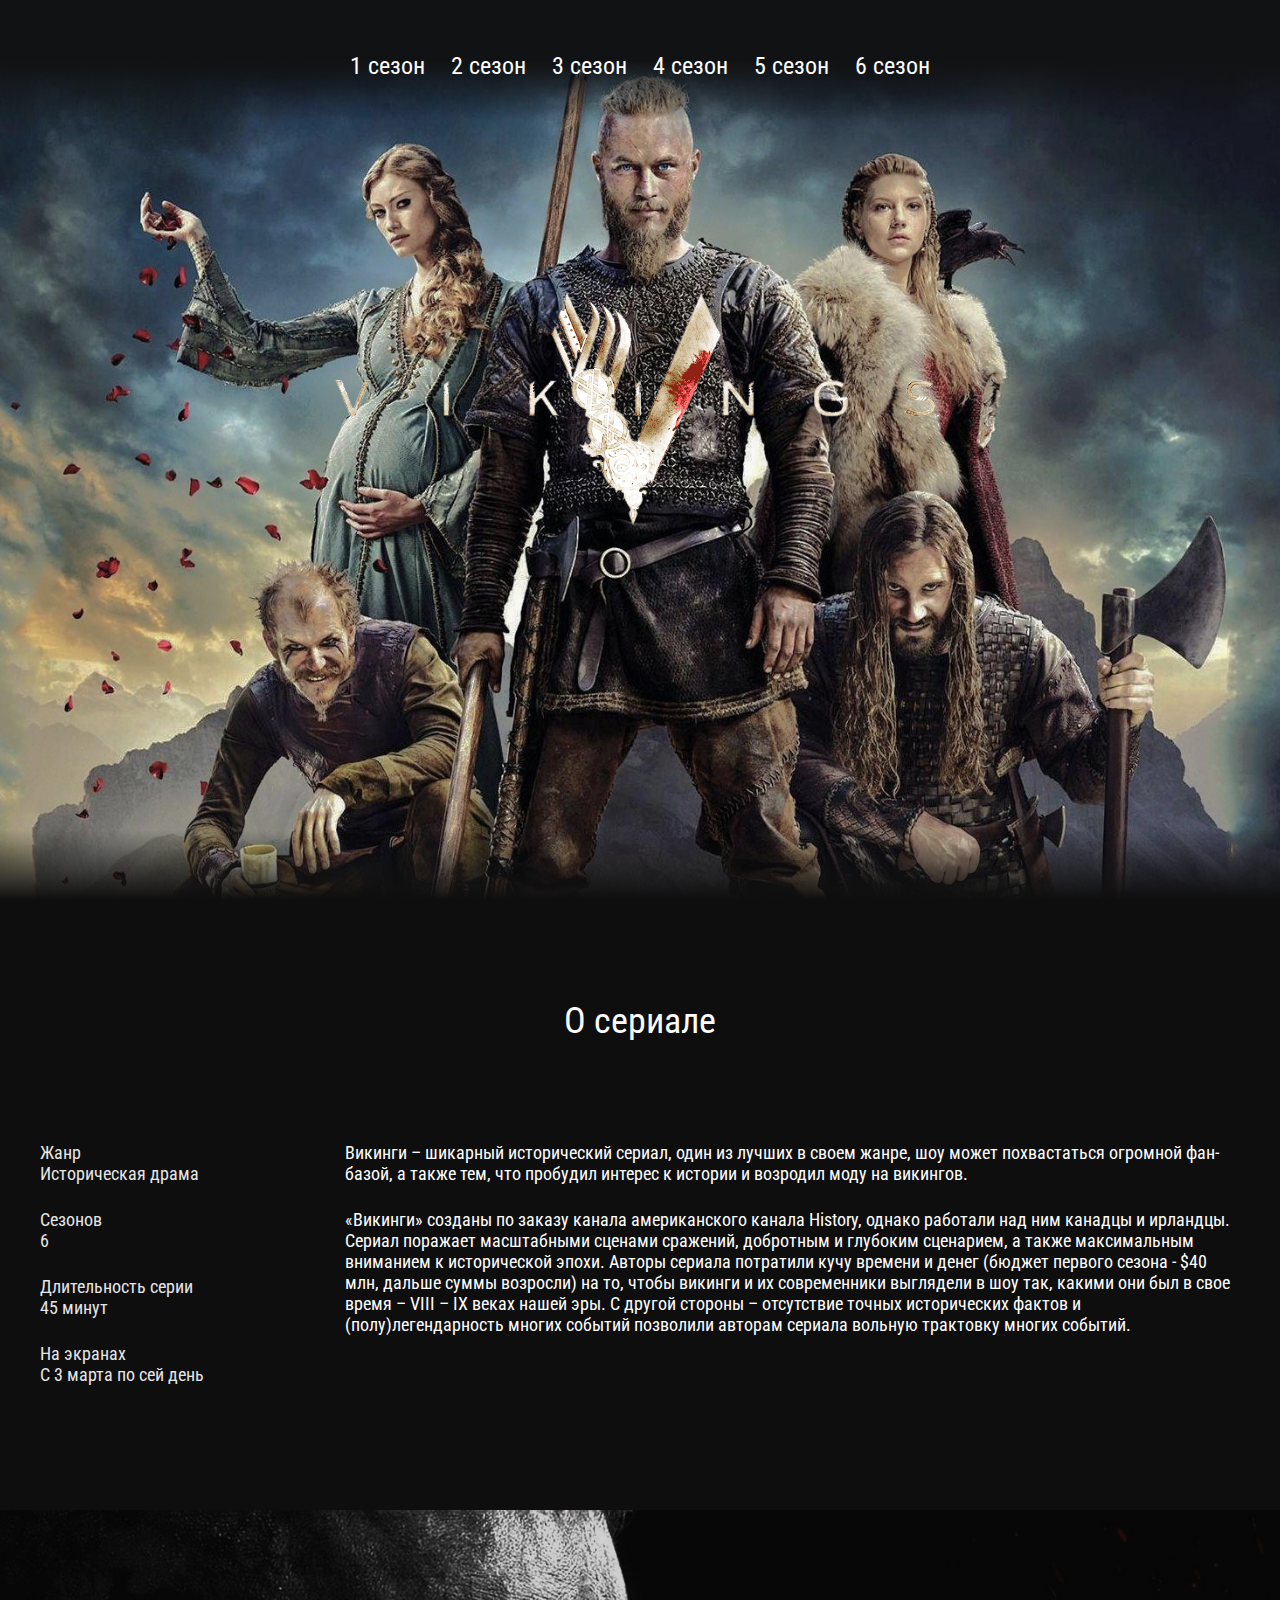
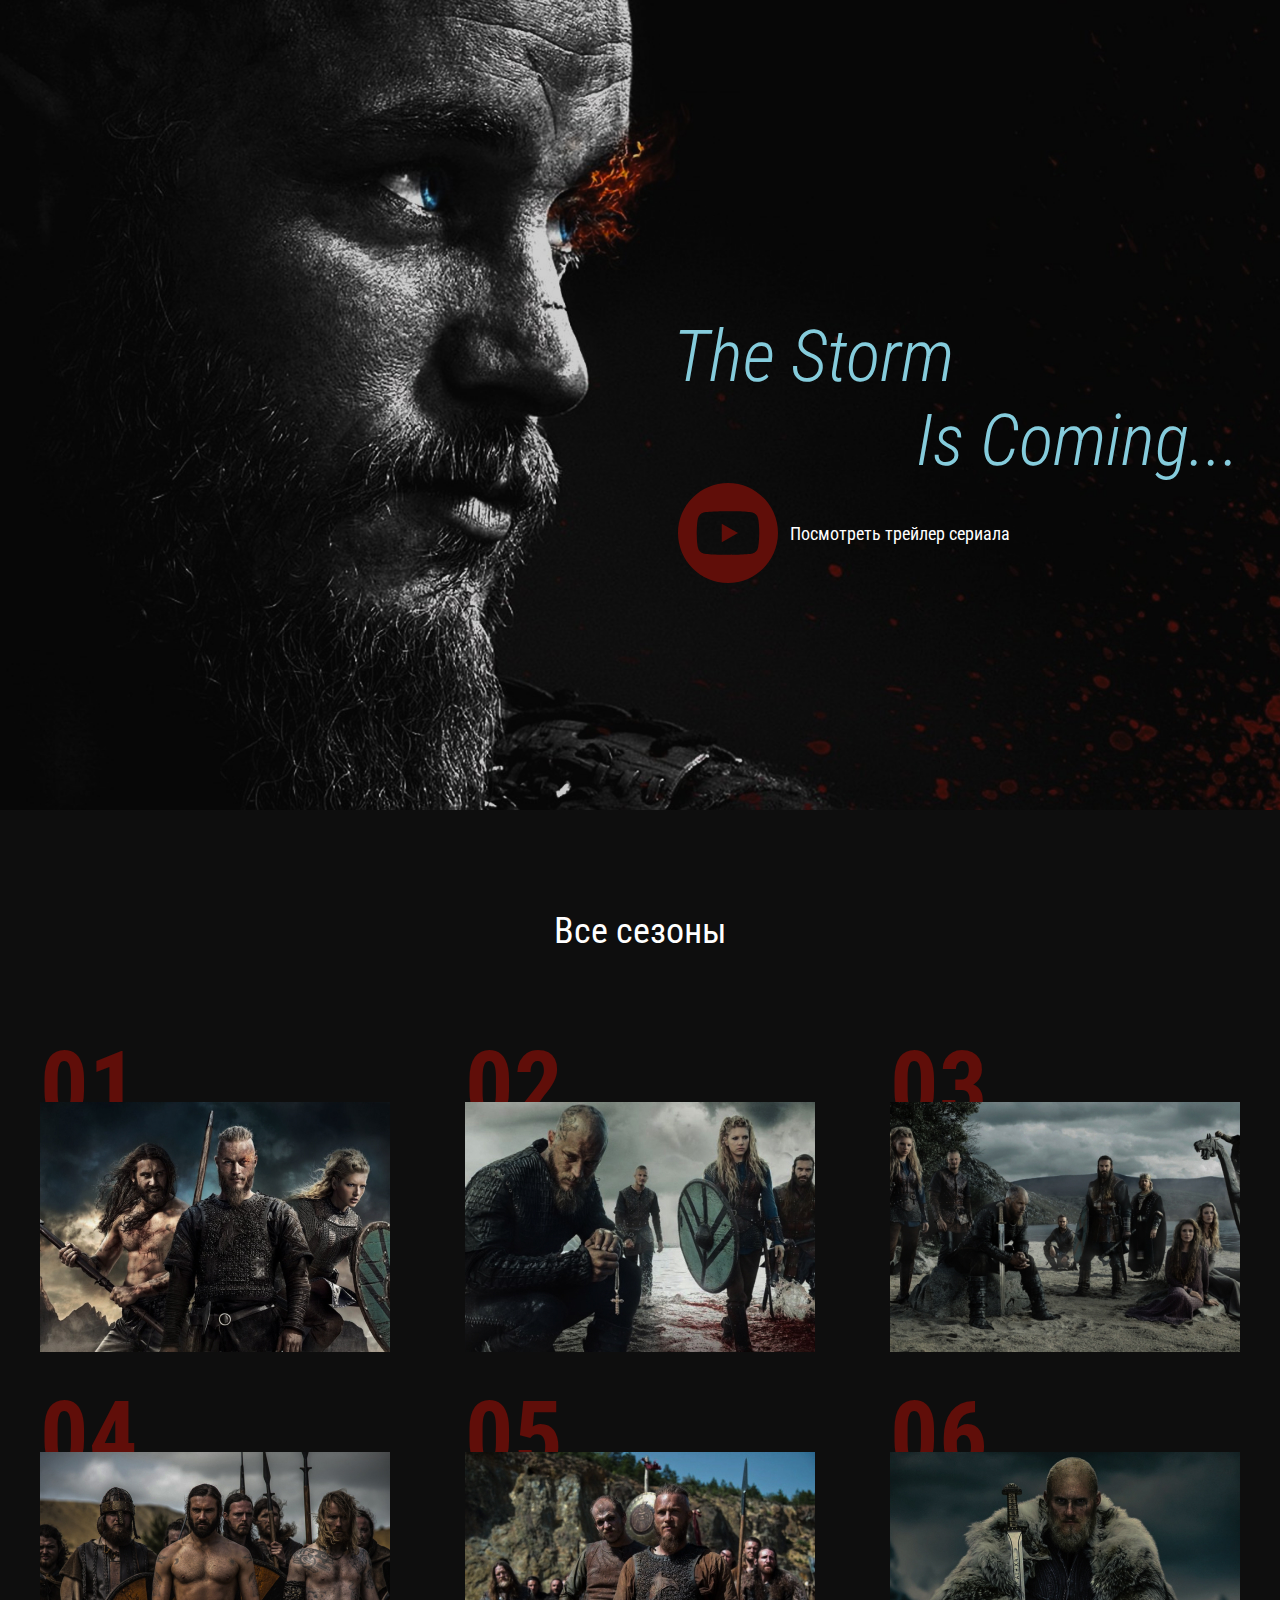
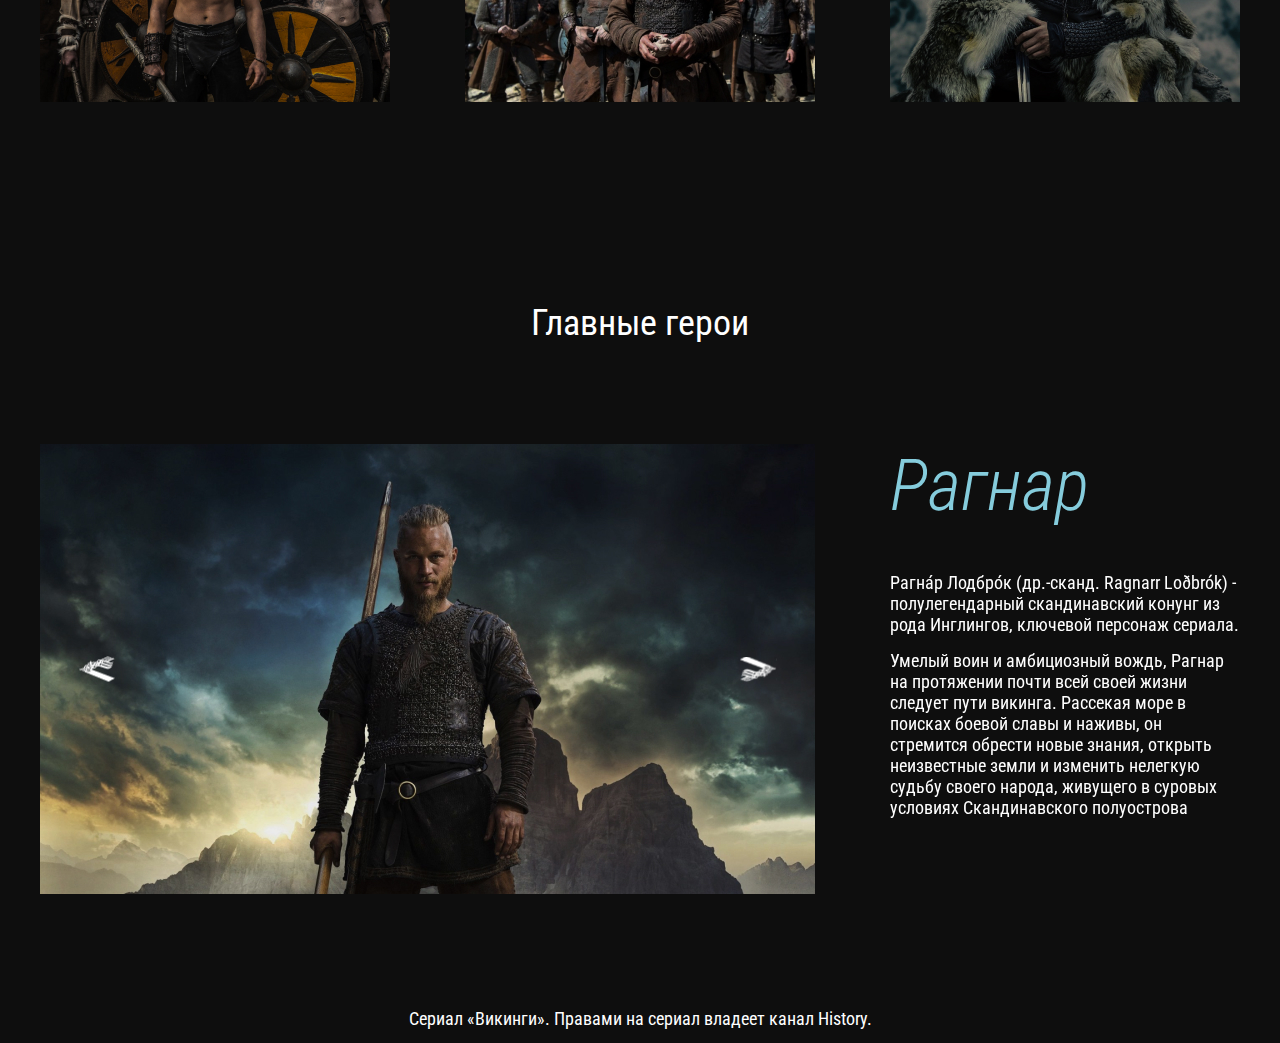
<file: index.html>
<!DOCTYPE html>
<html lang="ru">

<head>
    <title>viking</title>
    <meta http-equiv="content-type" content="text/html;charset=utf-8">
    <meta name="viewport" content="width=device-width, initial-scale=1.0">
    <link rel="preconnect" href="https://fonts.gstatic.com">
    <link href="https://fonts.googleapis.com/css2?family=Roboto+Condensed:ital,wght@0,400;0,700;1,300&display=swap"
        rel="stylesheet">
    <link rel="stylesheet" href="css/jquery.fancybox.css">
    <link rel="stylesheet" href="css/slick.css">
    <link rel="stylesheet" href="css/style.css">
</head>

<body>
    <header class="header">
        <nav class="menu">
            <button class="menu__btn"> <span></span></button>
            <ul class="menu__list">
                <li class="menu__list-item"><a href="season-1.html" class="menu__list-link">1 Сезон</a></li>
                <li class="menu__list-item"><a href="#" class="menu__list-link">2 Сезон</a></li>
                <li class="menu__list-item"><a href="#" class="menu__list-link">3 Сезон</a></li>
                <li class="menu__list-item"><a href="#" class="menu__list-link">4 Сезон</a></li>
                <li class="menu__list-item"><a href="#" class="menu__list-link">5 Сезон</a></li>
                <li class="menu__list-item"><a href="#" class="menu__list-link">6 Сезон</a></li>
            </ul>
        </nav>
        <div class="logo">
            <img src="img/logo1.svg" alt="logo" class="logo__img">
        </div>
    </header>
    <section class="about section-page">
        <div class="container">
            <h3 class="title">О сериале</h3>
            <div class="about_inner">
                <ul class="about__info">
                    <li class="about__info-item">Жанр<span>Историческая драма</span></li>
                    <li class="about__info-item">Сезонов<span>6</span></li>
                    <li class="about__info-item">Длительность серии<span>45 минут</span></li>
                    <li class="about__info-item">На экранах<span>С 3 марта по сей день</span></li>
                </ul>
                <div class="about__text">
                    <p>Викинги – шикарный исторический сериал, один из лучших в своем жанре, шоу может похвастаться
                        огромной фан-базой, а также тем, что пробудил интерес к истории и возродил моду на викингов.
                    </p>
                    <p>«Викинги» созданы по заказу канала американского канала History, однако работали над ним канадцы
                        и ирландцы. Сериал поражает масштабными сценами сражений, добротным и глубоким сценарием, а
                        также максимальным вниманием к исторической эпохи. Авторы сериала потратили кучу времени и денег
                        (бюджет первого сезона - $40 млн, дальше суммы возросли) на то, чтобы викинги и их современники
                        выглядели в шоу так, какими они был в свое время – VIII – IX веках нашей эры. С другой стороны –
                        отсутствие точных исторических фактов и (полу)легендарность многих событий позволили авторам
                        сериала вольную трактовку многих событий.</p>
                </div>
            </div>
        </div>
    </section>
    <section class="video">
        <div class="container">
            <h3 class="video__text">
                <span>The Storm</span>
                Is Coming...
            </h3>
            <a class="video__btn" data-fancybox href="https://www.youtube.com/watch?v=Fw_jxuV82Ew&ab_channel=ricka0070">
                Посмотреть трейлер сериала
            </a>
        </div>
    </section>
    <section class="seasons section-page">
        <div class="container">
            <h3 class="title">
                Все сезоны
            </h3>
            <ol class="seasons__inner">
                <li class="seasons__item" style="background-image: url(img/seasons/season1.jpg);"><a
                        href="../season-1.html" class="seasons__link">Смотреть</a></li>
                <li class="seasons__item" style="background-image: url(img/seasons/season2.jpg);"><a href="#"
                        class="seasons__link">Смотреть</a></li>
                <li class="seasons__item" style="background-image: url(img/seasons/season3.jpg);"><a href="#"
                        class="seasons__link">Смотреть</a></li>
                <li class="seasons__item" style="background-image: url(img/seasons/season4.jpg);"><a href="#"
                        class="seasons__link">Смотреть</a></li>
                <li class="seasons__item" style="background-image: url(img/seasons/season5.jpg);"><a href="#"
                        class="seasons__link">Смотреть</a></li>
                <li class="seasons__item" style="background-image: url(img/seasons/season6.jpg);"><a href="#"
                        class="seasons__link">Смотреть</a></li>
            </ol>
        </div>
    </section>
    <section class="heroes section-page">
        <div class="container">
            <h3 class="title">Главные герои</h3>
            <div class="heroes__inner">
                <div class="heroes__slider-img">
                    <img src="img/heroes1.jpg" alt="" class="heroes__images">
                    <img src="img/heroes1.jpg" alt="" class="heroes__images">
                    <img src="img/heroes1.jpg" alt="" class="heroes__images">
                </div>
                <div class="heroes__slider-text">
                    <div class="heroes__text">
                        <h4 class="heroes__name">Рагнар</h4>
                        <p>Рагна́р Лодбро́к (др.-сканд. Ragnarr Loðbrók) - полулегендарный скандинавский конунг из рода
                            Инглингов, ключевой персонаж сериала.
                        </p>
                        <p>Умелый воин и амбициозный вождь, Рагнар на протяжении почти всей своей жизни следует пути
                            викинга. Рассекая море в поисках боевой славы и наживы, он стремится обрести новые знания,
                            открыть неизвестные земли и изменить нелегкую судьбу своего народа, живущего в суровых
                            условиях Скандинавского полуострова</p>
                    </div>
                    <div class="heroes__text">
                        <h4 class="heroes__name">Рагнар2</h4>
                        <p>Рагна́р Лодбро́к (др.-сканд. Ragnarr Loðbrók) - полулегендарный скандинавский конунг из рода
                            Инглингов, ключевой персонаж сериала.
                        </p>
                        <p>Умелый воин и амбициозный вождь, Рагнар на протяжении почти всей своей жизни следует пути
                            викинга. Рассекая море в поисках боевой славы и наживы, он стремится обрести новые знания,
                            открыть неизвестные земли и изменить нелегкую судьбу своего народа, живущего в суровых
                            условиях Скандинавского полуострова</p>
                    </div>
                    <div class="heroes__text">
                        <h4 class="heroes__name">Рагнар3</h4>
                        <p>Рагна́р Лодбро́к (др.-сканд. Ragnarr Loðbrók) - полулегендарный скандинавский конунг из рода
                            Инглингов, ключевой персонаж сериала.
                        </p>
                        <p>Умелый воин и амбициозный вождь, Рагнар на протяжении почти всей своей жизни следует пути
                            викинга. Рассекая море в поисках боевой славы и наживы, он стремится обрести новые знания,
                            открыть неизвестные земли и изменить нелегкую судьбу своего народа, живущего в суровых
                            условиях Скандинавского полуострова</p>
                    </div>

                </div>
            </div>
        </div>
    </section>
    <footer class="footer">
        <div class="container">
            <p class="copy">Сериал «Викинги». Правами на сериал владеет канал History.</p>
        </div>
    </footer>
 



    <script src="https://cdn.jsdelivr.net/npm/jquery@3.5.1/dist/jquery.min.js"></script>
    <script src="js/jquery.fancybox.min.js"></script>
    <script src="js/slick.min.js"></script>
    <script src="js/main.js"></script>
</body>

</html>
</file>
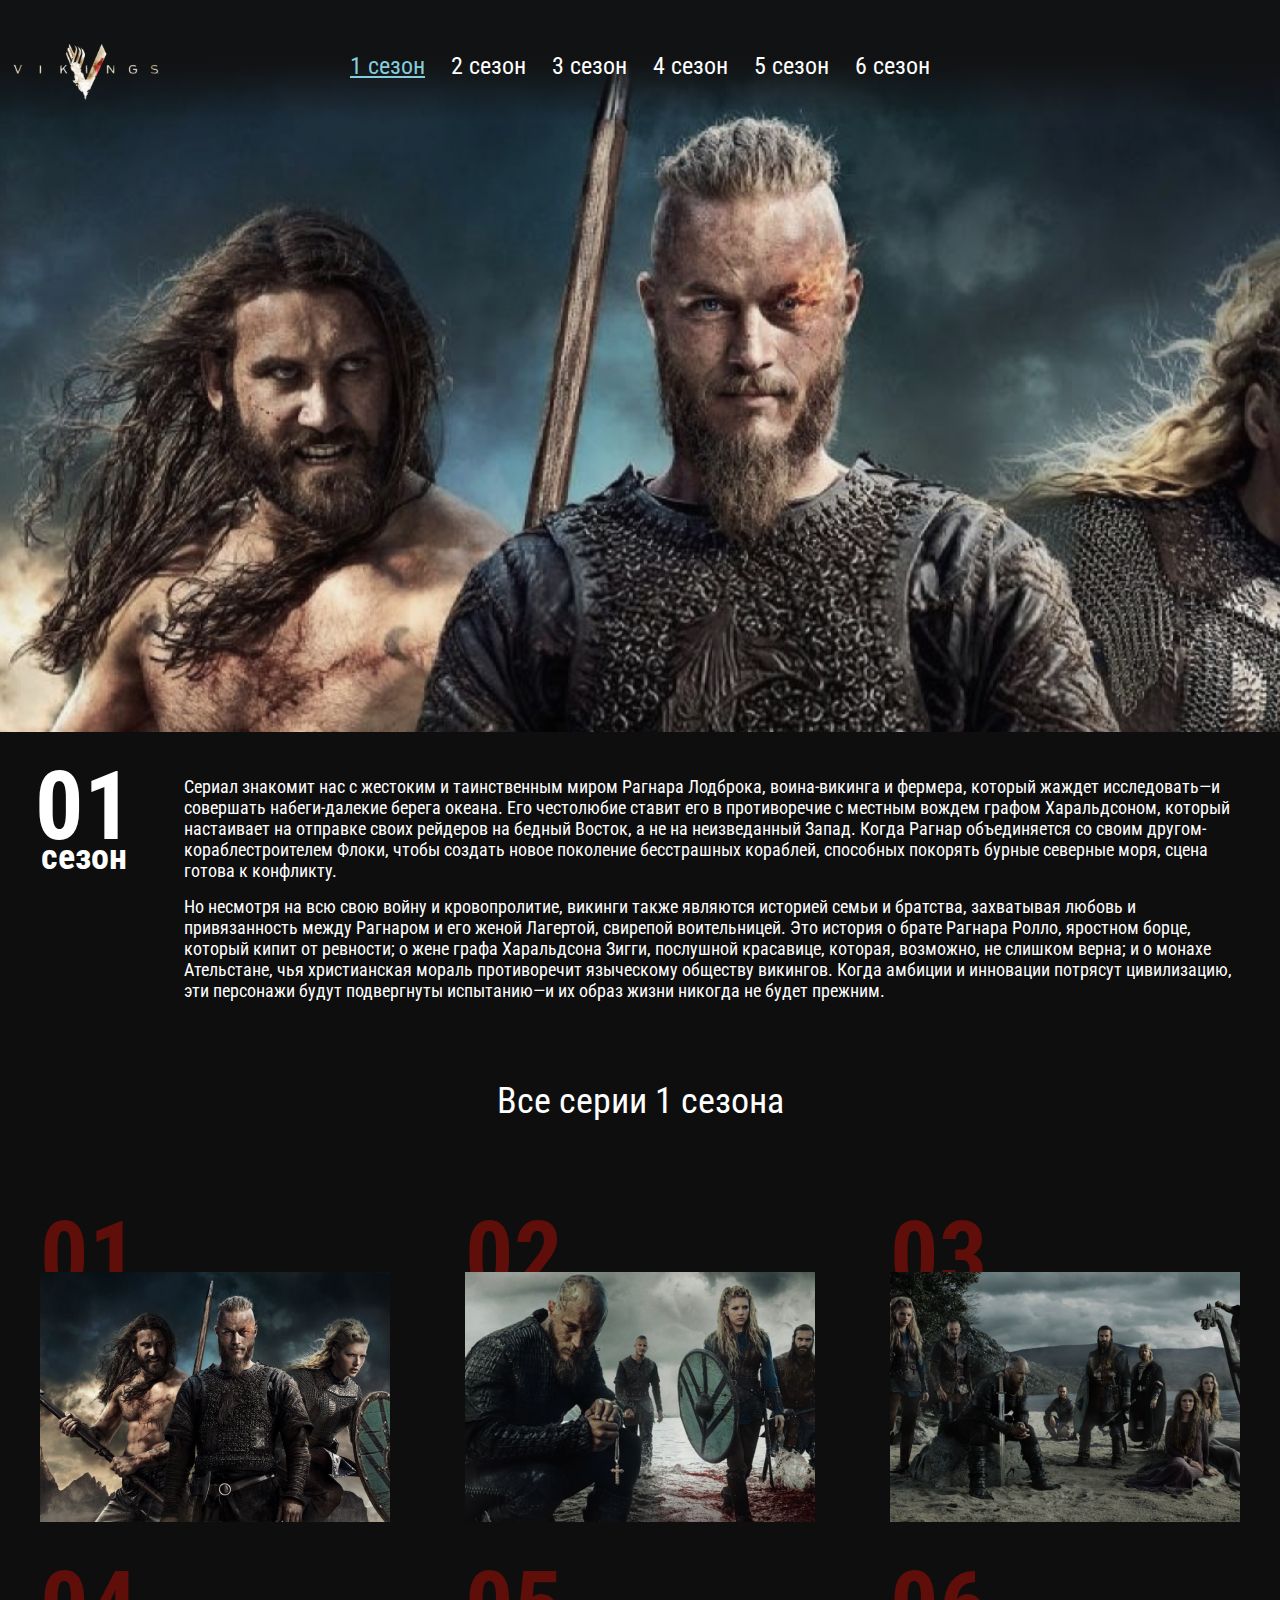
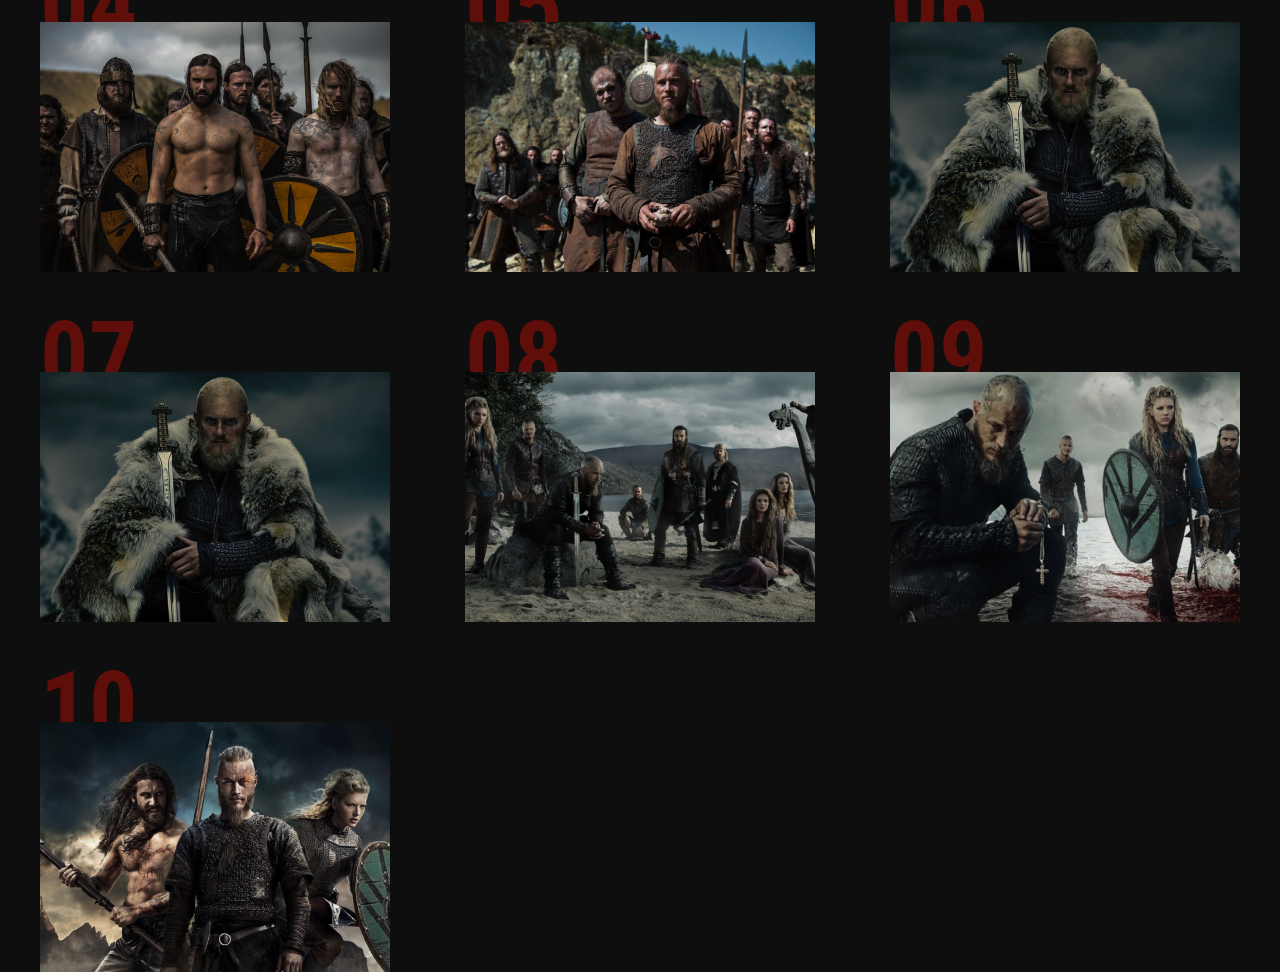
<file: season-1.html>
<!DOCTYPE html>
<html lang="ru">

<head>
    <title>viking</title>
    <meta http-equiv="content-type" content="text/html;charset=utf-8">
    <meta name="viewport" content="width=device-width, initial-scale=1.0">
    <link rel="preconnect" href="https://fonts.gstatic.com">
    <link href="https://fonts.googleapis.com/css2?family=Roboto+Condensed:ital,wght@0,400;0,700;1,300&display=swap"
        rel="stylesheet">
    <link rel="stylesheet" href="/css/jquery.fancybox.css">
    <link rel="stylesheet" href="/css/slick.css">
    <link rel="stylesheet" href="css/style.css">
</head>

<body>
    <header class="page-header">
        <nav class="menu">
            <button class="menu__btn"><span></span></button>
            <div class="page-menu__container">
                <a href="/index.html" class="page-logo">
                    <img src="/img/page-logo.svg" alt="">
                </a>
                <ul class="menu__list">
                    <li class="menu__list-item"><a href="#" class="menu__list-link menu__list-link--active">1 Сезон</a>
                    </li>
                    <li class="menu__list-item"><a href="#" class="menu__list-link">2 Сезон</a></li>
                    <li class="menu__list-item"><a href="#" class="menu__list-link">3 Сезон</a></li>
                    <li class="menu__list-item"><a href="#" class="menu__list-link">4 Сезон</a></li>
                    <li class="menu__list-item"><a href="#" class="menu__list-link">5 Сезон</a></li>
                    <li class="menu__list-item"><a href="#" class="menu__list-link">6 Сезон</a></li>
                </ul>
            </div>
        </nav>
        <div class="season-info">
            <div class="season-info__number">01 <span>сезон</span></div>
            <div class="season-info__text">
                <p>Сериал знакомит нас с жестоким и таинственным миром Рагнара Лодброка, воина-викинга и фермера,
                    который
                    жаждет исследовать—и совершать набеги-далекие берега океана. Его честолюбие ставит его в
                    противоречие с
                    местным вождем графом Харальдсоном, который настаивает на отправке своих рейдеров на бедный Восток,
                    а не
                    на неизведанный Запад. Когда Рагнар объединяется со своим другом-кораблестроителем Флоки, чтобы
                    создать
                    новое поколение бесстрашных кораблей, способных покорять бурные северные моря, сцена готова к
                    конфликту.
                </p>
                <p>Но несмотря на всю свою войну и кровопролитие, викинги также являются историей семьи и братства,
                    захватывая любовь и привязанность между Рагнаром и его женой Лагертой, свирепой воительницей. Это
                    история о брате Рагнара Ролло, яростном борце, который кипит от ревности; о жене графа Харальдсона
                    Зигги, послушной красавице, которая, возможно, не слишком верна; и о монахе Ательстане, чья
                    христианская
                    мораль противоречит языческому обществу викингов. Когда амбиции и инновации потрясут цивилизацию,
                    эти
                    персонажи будут подвергнуты испытанию—и их образ жизни никогда не будет прежним.</p>
            </div>
        </div>
    </header>
    <div class="container">
        <h3 class="title">
            Все серии 1 сезона
        </h3>
        <ol class="seasons__inner">
            <li class="seasons__item" style="background-image: url(img/seasons/season1.jpg);">
                <a data-fancybox="gallery" href="https://www.youtube.com/watch?v=Fw_jxuV82Ew&ab_channel=ricka0070"
                    class="seasons__link">Смотреть</a>
            </li>
            <li class="seasons__item" style="background-image: url(img/seasons/season2.jpg);"><a
                    data-fancybox="gallery"
                    href="https://www.youtube.com/watch?v=tXkxR25D2TU&ab_channel=%D0%9D%D1%83%D0%BA%D0%B0%D0%BA%D1%82%D0%B0%D0%BC%D1%81%D0%B4%D0%B5%D0%BD%D1%8C%D0%B3%D0%B0%D0%BC%D0%B8%3F"
                    class="seasons__link">Смотреть</a></li>
            <li class="seasons__item" style="background-image: url(img/seasons/season3.jpg);"><a
                    data-fancybox="gallery"
                    href="https://www.youtube.com/watch?v=mPUCxcXRGec&t=78s&ab_channel=%D0%9D%D1%83%D0%BA%D0%B0%D0%BA%D1%82%D0%B0%D0%BC%D1%81%D0%B4%D0%B5%D0%BD%D1%8C%D0%B3%D0%B0%D0%BC%D0%B8%3F"
                    class="seasons__link">Смотреть</a></li>
            <li class="seasons__item" style="background-image: url(img/seasons/season4.jpg);"><a
                    data-fancybox="gallery"
                    href="https://www.youtube.com/watch?v=H1K1CDRvHV4&ab_channel=%D0%9D%D1%83%D0%BA%D0%B0%D0%BA%D1%82%D0%B0%D0%BC%D1%81%D0%B4%D0%B5%D0%BD%D1%8C%D0%B3%D0%B0%D0%BC%D0%B8%3F"
                    class="seasons__link">Смотреть</a></li>
            <li class="seasons__item" style="background-image: url(img/seasons/season5.jpg);"><a
                    data-fancybox="gallery"
                    href="https://www.youtube.com/watch?v=FNS1gA5FCvY&ab_channel=%D0%9D%D1%83%D0%BA%D0%B0%D0%BA%D1%82%D0%B0%D0%BC%D1%81%D0%B4%D0%B5%D0%BD%D1%8C%D0%B3%D0%B0%D0%BC%D0%B8%3F"
                    class="seasons__link">Смотреть</a></li>
            
            <li class="seasons__item" style="background-image: url(img/seasons/season6.jpg);"><a
                    data-fancybox="gallery"
                    href="https://www.youtube.com/watch?v=d2FegP3w14A&ab_channel=%D0%9D%D1%83%D0%BA%D0%B0%D0%BA%D1%82%D0%B0%D0%BC%D1%81%D0%B4%D0%B5%D0%BD%D1%8C%D0%B3%D0%B0%D0%BC%D0%B8%3F"
                    class="seasons__link">Смотреть</a></li>
            <li class="seasons__item" style="background-image: url(img/seasons/season6.jpg);"><a
                    data-fancybox="gallery"
                    href="https://www.youtube.com/watch?v=XQ2-wkRjfMw&ab_channel=%D0%9D%D1%83%D0%BA%D0%B0%D0%BA%D1%82%D0%B0%D0%BC%D1%81%D0%B4%D0%B5%D0%BD%D1%8C%D0%B3%D0%B0%D0%BC%D0%B8%3F"
                    class="seasons__link">Смотреть</a></li>
            <li class="seasons__item" style="background-image: url(img/seasons/season3.jpg);"><a
                    data-fancybox="gallery"
                    href="https://www.youtube.com/watch?v=EINvtAIfJVQ&ab_channel=%D0%9D%D1%83%D0%BA%D0%B0%D0%BA%D1%82%D0%B0%D0%BC%D1%81%D0%B4%D0%B5%D0%BD%D1%8C%D0%B3%D0%B0%D0%BC%D0%B8%3F"
                    class="seasons__link">Смотреть</a></li>
            <li class="seasons__item" style="background-image: url(img/seasons/season2.jpg);"><a
                    data-fancybox="gallery"
                    href="https://www.youtube.com/watch?v=NRJQtM7UgCA&ab_channel=%D0%9D%D1%83%D0%BA%D0%B0%D0%BA%D1%82%D0%B0%D0%BC%D1%81%D0%B4%D0%B5%D0%BD%D1%8C%D0%B3%D0%B0%D0%BC%D0%B8%3F"
                    class="seasons__link">Смотреть</a></li>
            <li class="seasons__item" style="background-image: url(img/seasons/season1.jpg);"><a
                    data-fancybox="gallery"
                    href="https://www.youtube.com/watch?v=hRpAsfiGbSA&ab_channel=%D0%9D%D1%83%D0%BA%D0%B0%D0%BA%D1%82%D0%B0%D0%BC%D1%81%D0%B4%D0%B5%D0%BD%D1%8C%D0%B3%D0%B0%D0%BC%D0%B8%3F"
                    class="seasons__link">Смотреть</a></li>
        </ol>
    </div>

    <script src="https://cdn.jsdelivr.net/npm/jquery@3.5.1/dist/jquery.min.js"></script>
    <script src="/js/jquery.fancybox.min.js"></script>
    <script src="/js/slick.min.js"></script>
    <script src="/js/main.js"></script>
</body>

</html>
</file>
<file: css/style.css>
*{
    padding: 0;
    margin: 0;
    border: 0;
}
*,*:before,*:after{
    -moz-box-sizing: border-box;
    -webkit-box-sizing: border-box;
    box-sizing: border-box;
}
:focus,:active{
    outline: none;
}
a:focus,a:active{
    outline: none;
}
nav, footer,header, aside{
    display: block;
}
html,body{
    height: 100%;
    width: 100%;
    font-size: 100%;
    line-height: 1;
    font-size: 14px;
    -ms-text-size-adjust: 100%;
    -moz-text-size-adjust: 100%;
    -webkit-text-size-adjust: 100%;
}
input,button, textarea{
    font-family: inherit;
}
input::-ms-clear{
    display: none;
}
button{
    cursor: pointer;
}
button::-moz-focus-inner{
    padding: 0;
    border: 0;
}
a a:visited{
    text-decoration: none;
}
a:hover{
    text-decoration: none;
}
ul li{
    list-style: none;
}
img{
    vertical-align: top;
}
h1,h2,h3,h4,h5,h6{
    font-size: inherit;
    font-weight: 400;
}





body{
    font-family: 'Roboto Condensed', sans-serif;
    font-weight: 400;
    background-color: #0E0E0E;
    color: #fff;
    font-size: 18px;
    line-height: 21px;
}
a{
    color: inherit;
    text-decoration: none;
}
.container{
    max-width: 1230px;
    padding: 0 15px;
    margin: 0 auto;
}
.section-page{
    padding: 100px 0;
}
.title{
    font-size: 36px;
    line-height: 42px;
    text-align: center;
    margin-bottom: 100px;
}









.header {
    background-image: url(../img/header-back.jpg);
    background-position: center 50px;
    background-repeat: no-repeat;
    background-size: cover;
    height: 100vh;
    text-align: center;
    position: relative;
}
.header::after{
    content: "";
    position: absolute;
    height: 70px;
    bottom: 0;
    left: 0;
    width: 100%;
    background: linear-gradient(180deg, #0E0E0E 0%, rgba( 17, 17, 17, 0.850295) 16.53%, rgba( 32, 31, 33, 0) 100%);
    transform: rotate(180deg);

}

.menu{
    padding: 50px 0 58px;
    background: linear-gradient(180deg, #111213 0%, #111213 43.62%, rgba( 32, 31, 33, 0) 86.33%);
}
.menu__btn{
    display: none;
}
.menu__list {
    display: flex;
    justify-content: center;
    
}
.menu__list-item {
    padding: 0 13px;
}
.menu__list-link {
    font-size: 36px;
    line-height: 42px;
    text-transform: lowercase;
}
.menu__list-link:hover ,
.menu__list-link--active{
    color: #85CCDC;
    text-decoration: underline;
}
.logo {
    padding-top: 17vh;
}
.logo__img {
}



/* about */




.about {
}
.container {
}
.title {
}
.about_inner {
    display: flex;
    /* justify-content: space-between; */
}
.about__info {
    width: 370px;
    margin-right: 55px;
    flex: none;
}
.about__info-item {
    margin-bottom: 25px;
    color: #E5E5E5
}
.about__info-item span{
    display: block;
}
.about__text {
}
.about__text p{
    margin-bottom: 25px;
}








/* video  */








.video {
    background-image: url(../img/trailer-back.jpg);
    height: 100vh;
    background-position: center center;
    background-repeat: no-repeat;
    background-size: cover;
    text-align: right;
}
.container {
}
.video__text {
    padding-top: 45vh;
    
    font-style: italic;
    font-weight: 300;
    font-size: 72px;
    line-height: 84px;
    color: #85CCDC;
    margin-bottom: 40px;
}
.video__text span{
    display: block;
    padding-right: 286px;
}
.video__btn {
    padding-left: 112px;
    position: relative;
    margin-right: 230px;
}
.video__btn::before{
    position: absolute;
    content: "";
    background-image: url(../img/icon/youtube.svg);
    width: 100px;
    height: 100px;
    left: 0;
    top: -40px;
}








/* seasons */







.seasons {
}
.section-page {
}
.container {
}
.title {
}
.seasons__inner {
    padding-top: 50px;
    display: grid;
    grid-template-columns:repeat(auto-fill, minmax(284px, 1fr));
    grid-gap: 100px 75px;
    counter-reset: number;
}
.seasons__item {
    
    height: 250px;
    background-position: center center;
    background-repeat: no-repeat;
    background-size: cover;
    list-style: none;
    position: relative;
    display: flex;
    justify-content: center;
    align-items: center;
}
.seasons__item:hover .seasons__link{
    opacity: 1 ;
}
.seasons__item::before{
    position: absolute;
    content: "0" counter(number);
    counter-increment: number;
    font-weight: 700;
    font-size: 96px;
    line-height: 112px;
    color: #600E09;
    left: 0;
    top: -72px;
    z-index: -1;
}
.seasons__item:nth-child(n+10)::before{
    content: counter(number);
}
.seasons__item:hover::after{
    content: "";
    position: absolute;
    right: 0;
    top: 0;
    left: 0;
    bottom: 0;
    background: rgba( 14, 14, 14, 0.8);
    transition: all 0.3s ease-in-out;
}
.seasons__link {
    font-size: 36px;
    line-height: 42px;
    padding: 12px 78px 11px;
    background: #0E0E0E;
    opacity: 0;
    transition: all 0.3s ease-in-out;
    z-index: 2;
}







/* heroes */





.heroes {
}
.section-page {
}
.container {
}
.title {
}
.heroes__inner {
    display: flex;
    justify-content: space-between;
  
}
.heroes__slider-img {
    max-width: 775px;
}
.heroes__images {
}
.heroes__slider-text {
    max-width: 350px;
}
.heroes__text p{
    margin-bottom: 15px;
}
.heroes__name {
    font-style: italic;
    font-weight: 300;
    font-size: 72px;
    line-height: 84px;
    color: #85CCDC;
    margin-bottom: 44px;
}
.slick-btn {
    position: absolute;
    top: 50%;
    transform: translateY(-50%);
    border: none;
    background-color: transparent;
    z-index: 5;
}
.slick-prev{
    left: 38px;
}
.slick-next{
    right: 38px;
}




/* footer */
.footer {
}
.copy {
    padding: 14px 0;
    text-align: center;
}









/* season-1 */









/* header  */
.page-header{
    background-image: url(../img/season1-back.jpg);
    background-position: center center;
    background-repeat: no-repeat;
    background-size: cover;
    height: 90vh;
    position: relative;
}
.page-menu__container{
    max-width: 1385px;
    margin: 0 auto;
    position: relative;
}
.page-logo{
    position: absolute;

}
.season-info {
    position: absolute;
    max-width: 1385px;
    display: flex;
    padding: 44px 47px 64px 35px;
    background: #0E0E0E;
    bottom:  0;
    left: 0;
    right: 0;
    margin: 0 auto;
    
}
.season-info__number {
    font-weight: 700;
    font-size: 96px;
    line-height: 60px;
    text-align: center;
    margin-right: 51px;
}
.season-info__number span{
    display: block;
    font-size: 36px;
    line-height: 42px;
}
.season-info__text p{
    margin-bottom: 15px;
}








/* start media  */

@media (max-width: 1420px){
    .page-logo{
        left: 10px;
        top: -6px;
    }
}
@media (max-width: 1366px){
    .logo__img{
        max-width: 50%;
    }
    .menu__list-link{
        font-size: 24px;
        line-height: 32px;
    }
    .about__info{
        width: 250px;
    }
    .page-header{
        height: 120vh;
    }
}
@media (max-width: 1200px){
    .heroes__inner{
        display: block;
        max-width: 1200px;
    }
    .heroes__slider-text{
        max-width: 100%;
    }
    .heroes__slider-img{
        max-width: 100%;
    }
}
@media(max-width: 1088px){
    .seasons__item{
        height: 340px;
    }
}
@media (max-width: 992px){
    .page-logo{
        display: none;
    }
}
@media (max-width: 770px){
    .about_inner{
        display: block;
    }
    .section-page{
        padding: 50px 0;
    }
    .title{
        margin-bottom: 50px;
        font-size: 28px;
        line-height: 36px;
    }
    body{
        font-size: 16px;
        line-height: 19px;
    }
    .video__text{
        font-size: 48px;
        line-height: 56px;
    }
    .video__text span{
        padding-right: 190px;
    }
    .video__btn{
        margin-right: 50px;
        padding-left: 62px;
    }
    .video__btn::before{
        width: 50px;
        height: 50px;
        background-size: cover;
        top: -16pxse;
    }
    .seasons__inner{
        grid-gap: 80px 35px;
    }
    .heroes__name{
        font-size: 46px;
        line-height: 56px;
        margin-bottom: 25px;
    }
    .season-info{
        display: block;
        text-align-last: left;
    
    }
    .season-info__number{
        font-size: 50px;
        line-height: 26px;
        margin-bottom: 15px;
        padding: 10px 10px 0px 10px;
    }
    .season-info__number span{
        font-size: 25px;
        line-height: 32px;
    }
}

@media (max-width: 640px){
    .menu{
        padding: 0;
        background: linear-gradient(180deg, #111213 0%, #111213 10%, rgba( 32, 31, 33, 0) 86.33%);
        text-align: center;
    }
    .menu__list{
        display: block;
        transform: translateY(-130%);
        transition: all 0.3s ease-in-out;
    }
    .menu__list.menu__list-active{
        transform: translateY(0%);
        padding: 100px 0 50px;
        background: linear-gradient(180deg, #111213 0%, #111213 43.62%, rgba( 32, 31, 33, 0) 86.33%);
    }
    .menu__list-link{
        display: block;
        padding: 10px 0;
    }
    .logo{
        padding-top: 21vh;
    }
    .page-logo{
        display: block;
        z-index: 10;
        top: 20px;
    }
    .menu__btn{
        display: block;
        width: 50px;
        height: 40px;
        cursor: pointer;
        position: absolute;
        right: 10px;
        top: 20px;
        z-index: 10;
        display: flex;
        align-items: center;
        background-color: transparent;
        border: none;
        padding: 0;
    }
    .menu__btn::before{
        content: "";
        width: 100%;
        height: 3px;
        background-color: #fff;
        position: absolute;
        top: 0;
        left: 0;
        }
    .menu__btn::after{
        content: "";
        width: 100%;
        height: 3px;
        background-color: #fff;
        position: absolute;
        bottom: 0;
        left: 0;
    }
    .menu__btn span{
        background-color: #fff;
        height: 3px;
        width: 100%;
    }
    .page-header{
        height: 160vh;
    }
}
@media (max-width: 414px){
    .seasons__item{
       height: 203px; 
    }
}
@media(max-width: 374px){
    .page-header{
        height: 200vh;
    }
}
</file>
